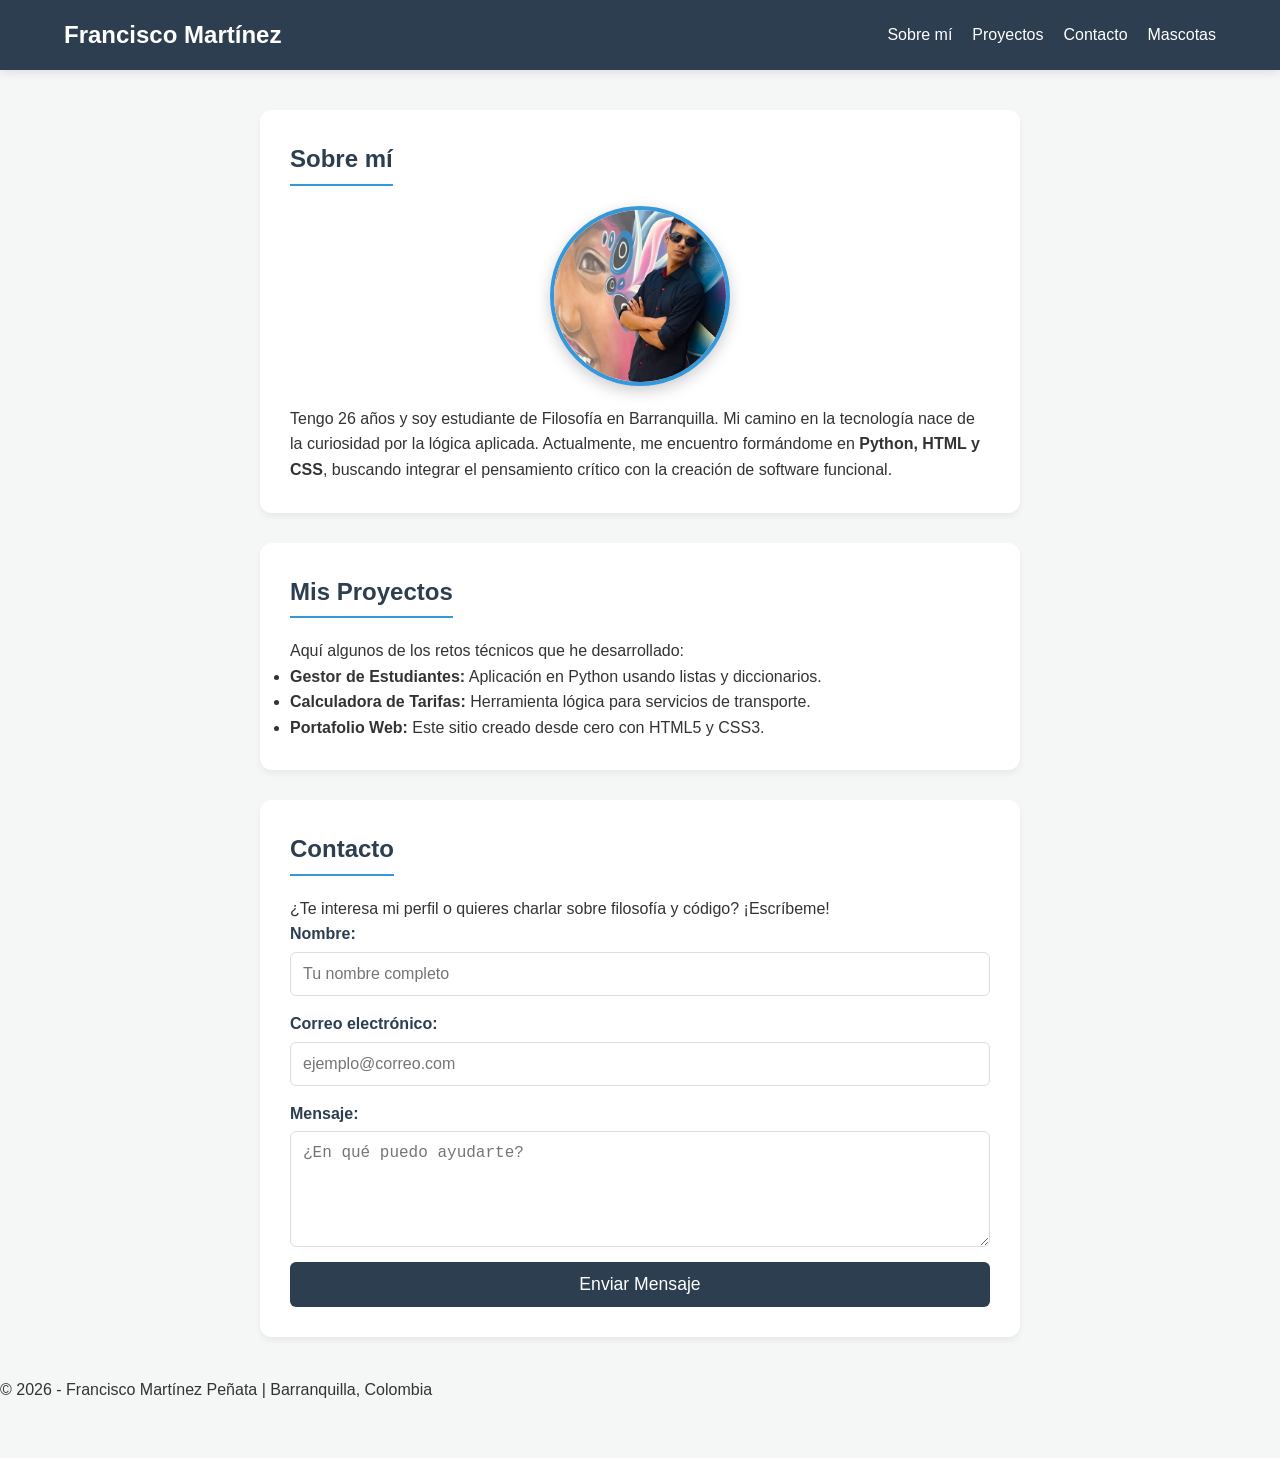
<file: index.html>
<!DOCTYPE html>
<html lang="es">
<head>
    <meta charset="UTF-8">
    <meta name="viewport" content="width=device-width, initial-scale=1.0">
    <title>Francisco Martínez | Filósofo & Programador</title>
    <link rel="stylesheet" href="style.css">
</head>
<body>

    <header>
        <div class="logo">
            <h1>Francisco Martínez</h1>
        </div>
        <nav>
            <ul>
                <li><a href="#sobre-mi">Sobre mí</a></li>
                <li><a href="#proyectos">Proyectos</a></li>
                <li><a href="#contacto">Contacto</a></li>
                <li><a href="mascotas.html">Mascotas</a></li>
            </ul>
        </nav>
    </header>

    <main>
        
        <section id="sobre-mi">
            <h2>Sobre mí</h2>
            
            <img src="/image/foto franciscomartinez.png" alt="Foto de Francisco Martínez" class="foto-perfil">

            <p>
                Tengo 26 años y soy estudiante de Filosofía en Barranquilla. Mi camino en la tecnología 
                nace de la curiosidad por la lógica aplicada. Actualmente, me encuentro formándome en 
                <strong>Python, HTML y CSS</strong>, buscando integrar el pensamiento crítico con la 
                creación de software funcional.
            </p>
        </section>

        <section id="proyectos">
            <h2>Mis Proyectos</h2>
            <p>Aquí algunos de los retos técnicos que he desarrollado:</p>
            <ul>
                <li><strong>Gestor de Estudiantes:</strong> Aplicación en Python usando listas y diccionarios.</li>
                <li><strong>Calculadora de Tarifas:</strong> Herramienta lógica para servicios de transporte.</li>
                <li><strong>Portafolio Web:</strong> Este sitio creado desde cero con HTML5 y CSS3.</li>
            </ul>
        </section>

        <section id="contacto">
            <h2>Contacto</h2>
            <p>¿Te interesa mi perfil o quieres charlar sobre filosofía y código? ¡Escríbeme!</p>
            
            <form action="#" method="POST">
                <div class="grupo-input">
                    <label for="nombre">Nombre:</label>
                    <input type="text" id="nombre" name="nombre" placeholder="Tu nombre completo" required>
                </div>

                <div class="grupo-input">
                    <label for="email">Correo electrónico:</label>
                    <input type="email" id="email" name="email" placeholder="ejemplo@correo.com" required>
                </div>

                <div class="grupo-input">
                    <label for="mensaje">Mensaje:</label>
                    <textarea id="mensaje" name="mensaje" rows="5" placeholder="¿En qué puedo ayudarte?"></textarea>
                </div>

                <button type="submit">Enviar Mensaje</button>
            </form>
        </section>

    </main>

    <footer>
        <p>&copy; 2026 - Francisco Martínez Peñata | Barranquilla, Colombia</p>
    </footer>

</body>
</html>
</file>
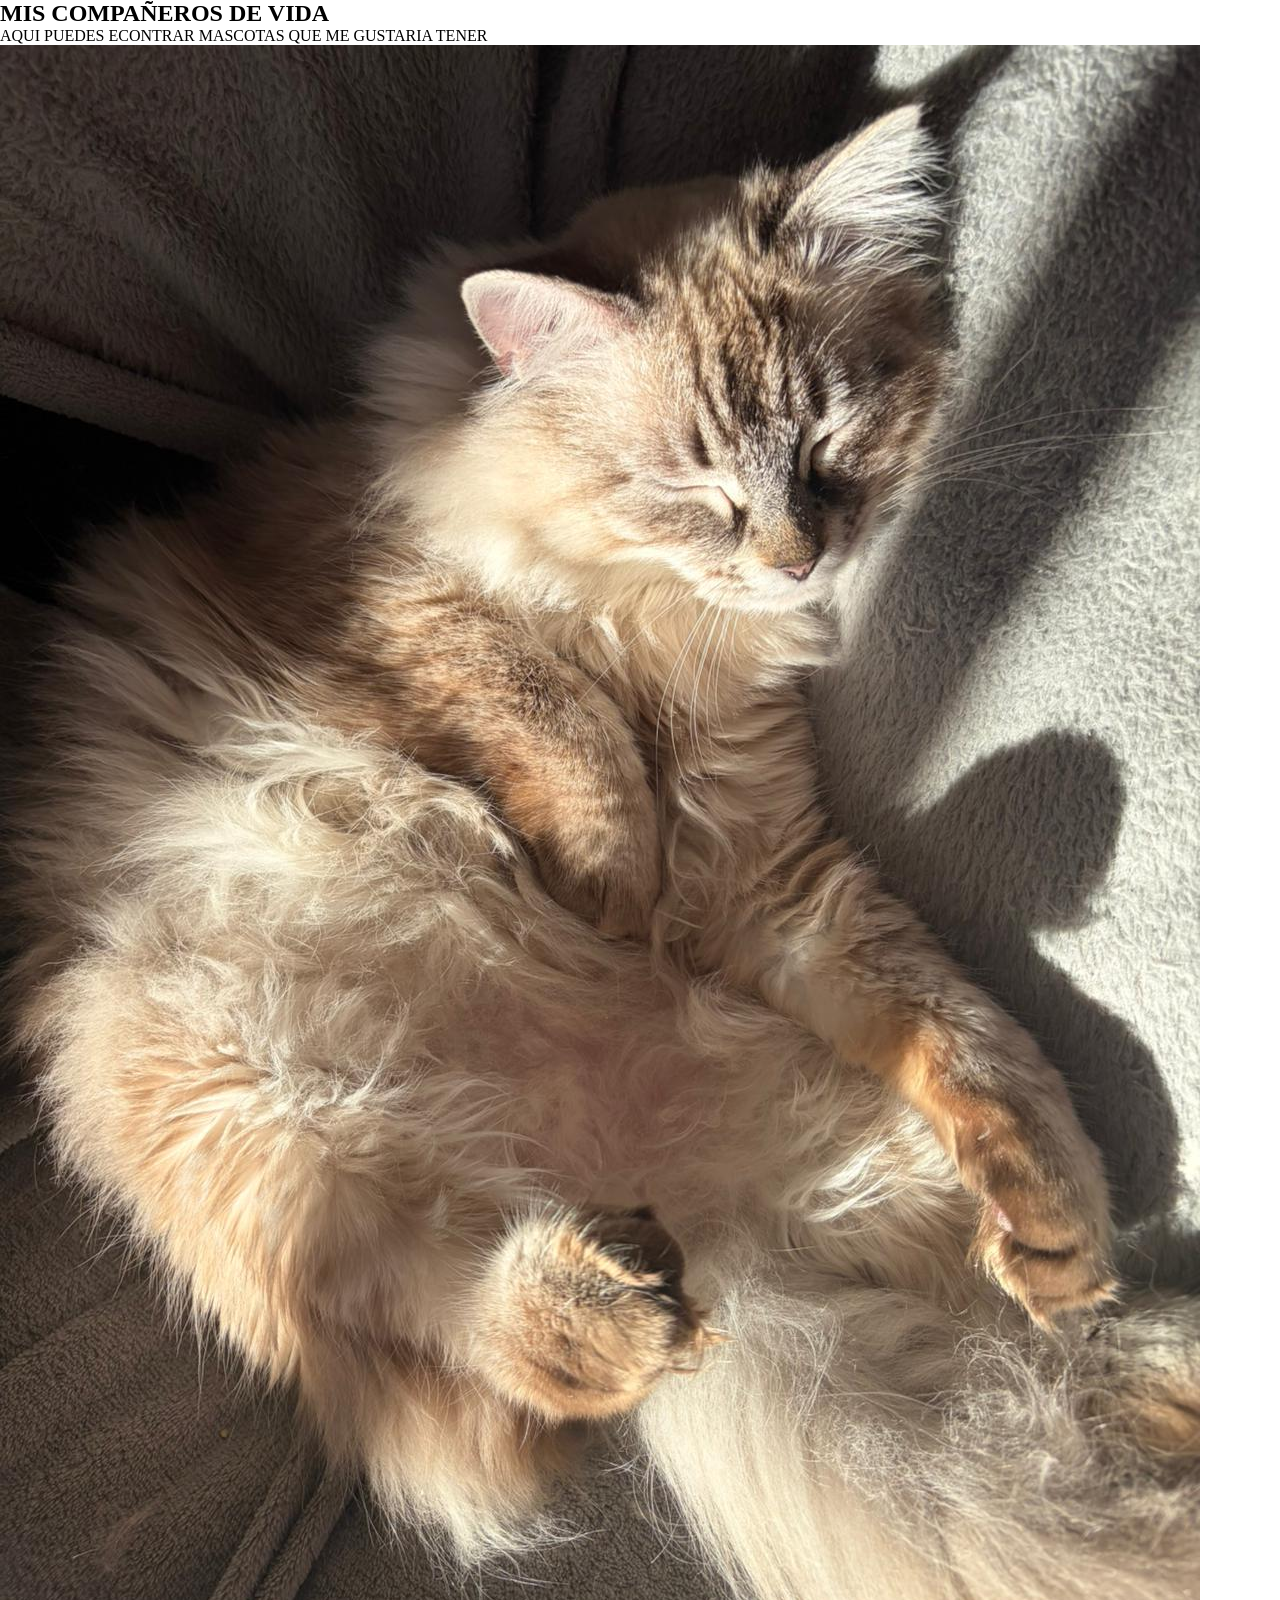
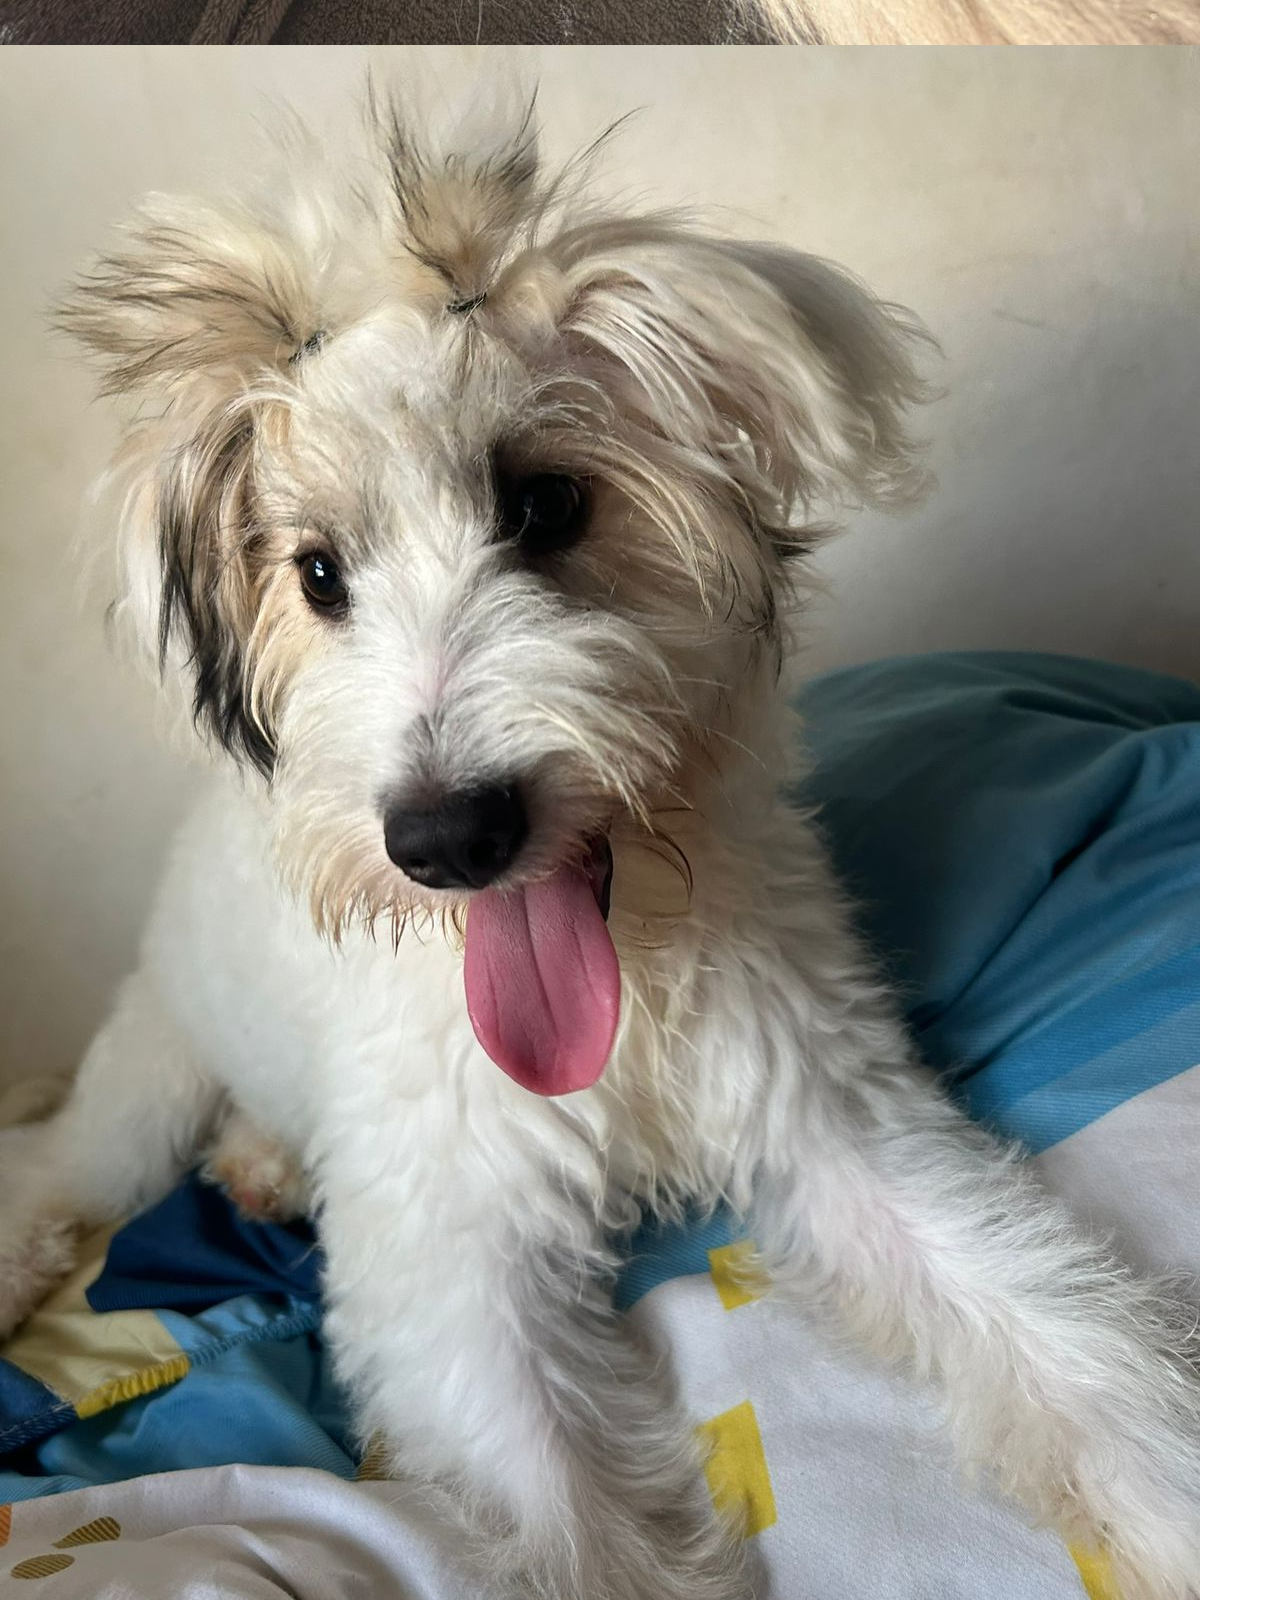
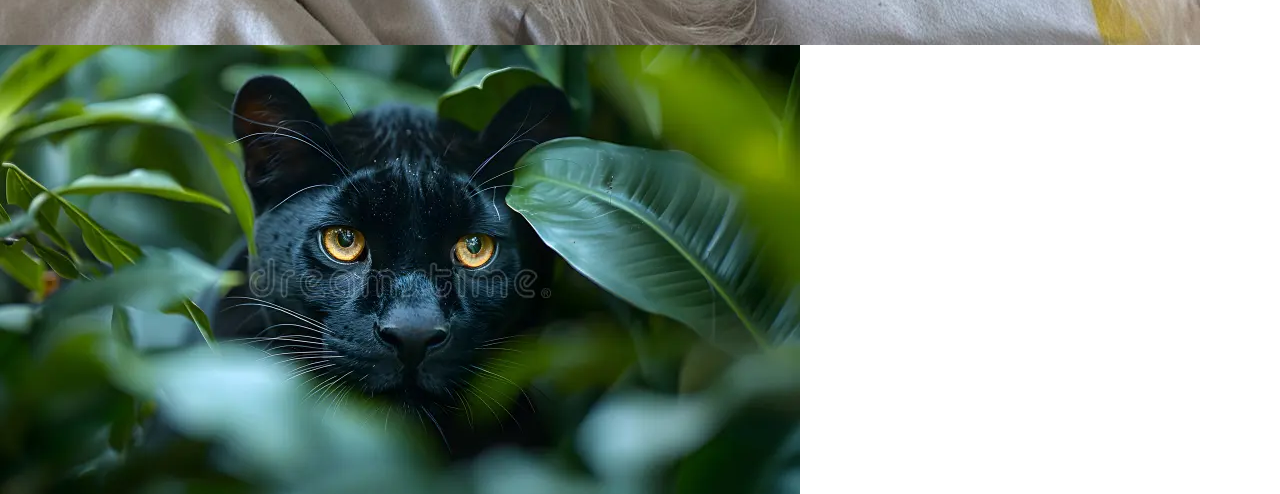
<file: mascotas.html>
<!DOCTYPE HTML5>
<html lang="en">
<head>
    <meta charset="UTF-8">
    <meta name="viewport" content="width=device-width, initial-scale=1.0">
    <title>MIS MASCOTAS</title>
    <link rel="stylesheet" href="/mascotas.css">
</head>
<body>
    <section id="Galeria de mascotas">
        <h2>MIS COMPAÑEROS DE VIDA</h2>
        <P>AQUI PUEDES ECONTRAR MASCOTAS QUE ME GUSTARIA TENER</P>
        <div class="contenedor de fotos">
            <img src="/image/gato.jpeg">
            <img src="/image/lilo.jpeg">
            <img src="/image/pnatera.png">

</body>
</html>
</file>
<file: style.css>
* {
    margin: 0;
    padding: 0;
    box-sizing: border-box; 
}

body {
    font-family: 'Segoe UI', Tahoma, Geneva, Verdana, sans-serif;
    line-height: 1.6;
    background-color: #f4f7f6; 
    color: #333;
    padding-bottom: 50px;
}


header {
    background-color: #2c3e50; 
    color: white;
    padding: 1rem 5%;
    display: flex;
    justify-content: space-between;
    align-items: center;
    position: sticky;
    top: 0;
    z-index: 1000;
    box-shadow: 0 2px 10px rgba(0,0,0,0.1);
}

header h1 {
    font-size: 1.5rem;
}

nav ul {
    list-style: none;
    display: flex;
}

nav ul li {
    margin-left: 20px;
}

nav ul li a {
    color: white;
    text-decoration: none;
    font-weight: 500;
    transition: color 0.3s;
}

nav ul li a:hover {
    color: #3498db; 
}


main {
    max-width: 800px;
    margin: 40px auto;
    padding: 0 20px;
}

section {
    background: white;
    padding: 30px;
    margin-bottom: 30px;
    border-radius: 12px;
    box-shadow: 0 4px 6px rgba(0,0,0,0.05);
}

h2 {
    color: #2c3e50;
    margin-bottom: 20px;
    border-bottom: 2px solid #3498db;
    display: inline-block;
    padding-bottom: 5px;
}


.foto-perfil {
    width: 180px;
    height: 180px;
    border-radius: 50%; 
    object-fit: cover; 
    display: block;
    margin: 0 auto 20px auto;
    border: 4px solid #3498db;
    box-shadow: 0 5px 15px rgba(0,0,0,0.2);
}

form {
    display: flex;
    flex-direction: column;
    gap: 15px;
}

.grupo-input {
    display: flex;
    flex-direction: column;
    gap: 5px;
}

.grupo-input label {
    font-weight: bold;
    color: #2c3e50;
}

input, textarea {
    padding: 12px;
    border: 1px solid #ddd;
    border-radius: 6px;
    font-size: 1rem;
    outline: none;
    transition: border-color 0.3s;
}

input:focus, textarea:focus {
    border-color: #3498db; 
}

button {
    background-color: #2c3e50;
    color: white;
    padding: 12px;
    border: none;
    border-radius: 6px;
    font-size: 1.1rem;
    
}
</file>
<file: mascotas.css>
*{
    box-sizing: border-box;
    font-family: 'Work Sans';
    margin: 0;
    padding: 0;
}

.mascotas{
    background-color: #252A2E;
    color: #fff;
    padding: 50px 20px;
}
.mascotas .contenido-seccion{
    max-width: 1100px;
    margin: auto;
}
.mascotas h2{
    font-size: 48px;
    font-family: 'Righteous';
    text-align: center;
    padding: 20px 0;
}
.mascotas .boton a{
    text-align: center;
    text-decoration: none;
    padding: 15px 25px;
    color: var(--color-secundario);
    max-width: fit-content;
    display: block;
    margin: 20px auto;
    border: 2px solid var(--color-secundario);

}
.mascotas .galeria{
    display: flex;
    flex-wrap: wrap;
    justify-content: space-around;
}
.mascotas .galeria .proyecto{
    position: relative;
    max-width: 340px;
    height: fit-content;
    margin: 10px;
    cursor: pointer;
}
.mascotas .galeria .proyecto img{
    width: 100%;
    display: block;
}
.mascotas .galeria .proyecto .overlay{
    position: absolute;
    top: 0;
    width: 100%;
    height: 100%;
    text-align: center;
    background: linear-gradient(rgba(28,182,152,.8), rgba(28,182,152,.8));
    display: flex;
    flex-direction: column;
    justify-content: center;
    transition: 1s;
    font-size: 18px;
    letter-spacing: 3px;
    opacity: 0;
}
.mascotas .galeria .proyecto .overlay h3{
    margin-bottom: 20px;
    transition: 1s;
}
.mascotas .galeria .proyecto .overlay:hover{
    opacity: 1;
}
.mascotas .galeria .proyecto .overlay:hover h3{
    margin-bottom: 0px;
}
</file>
